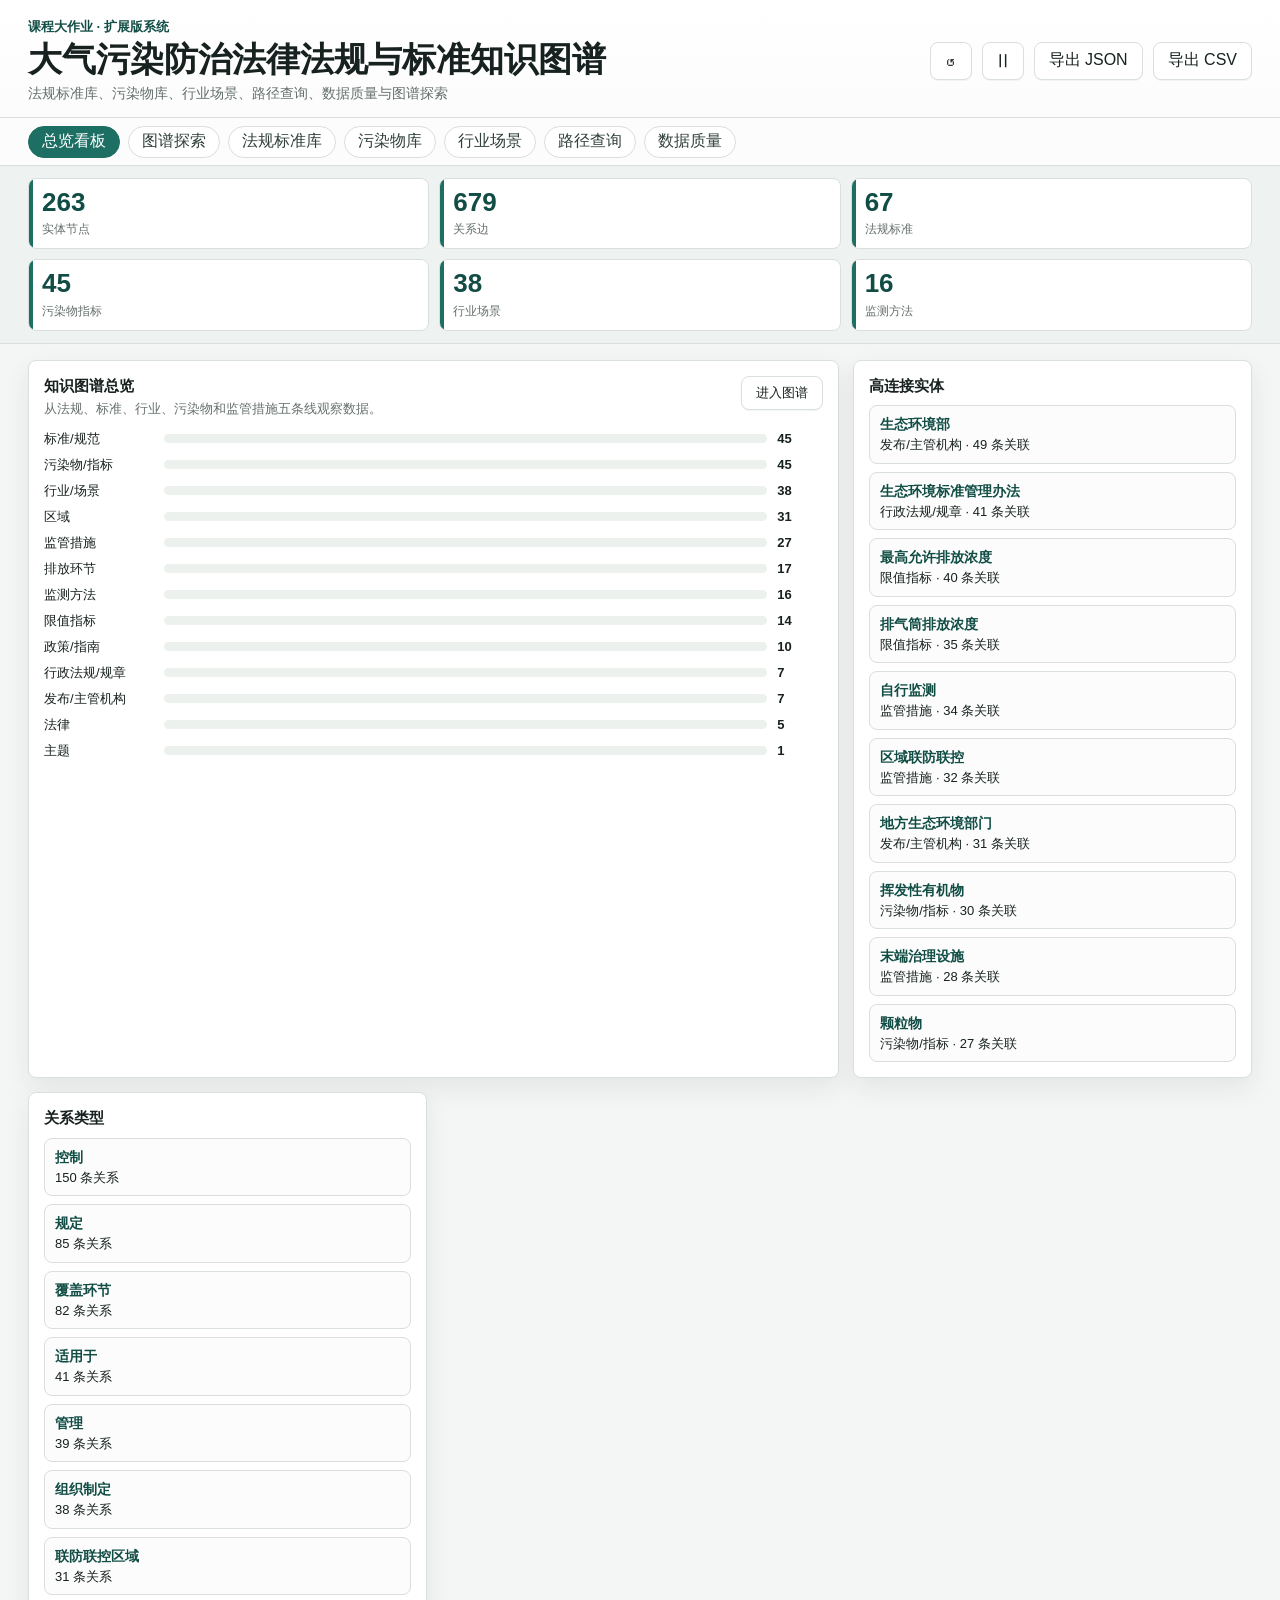
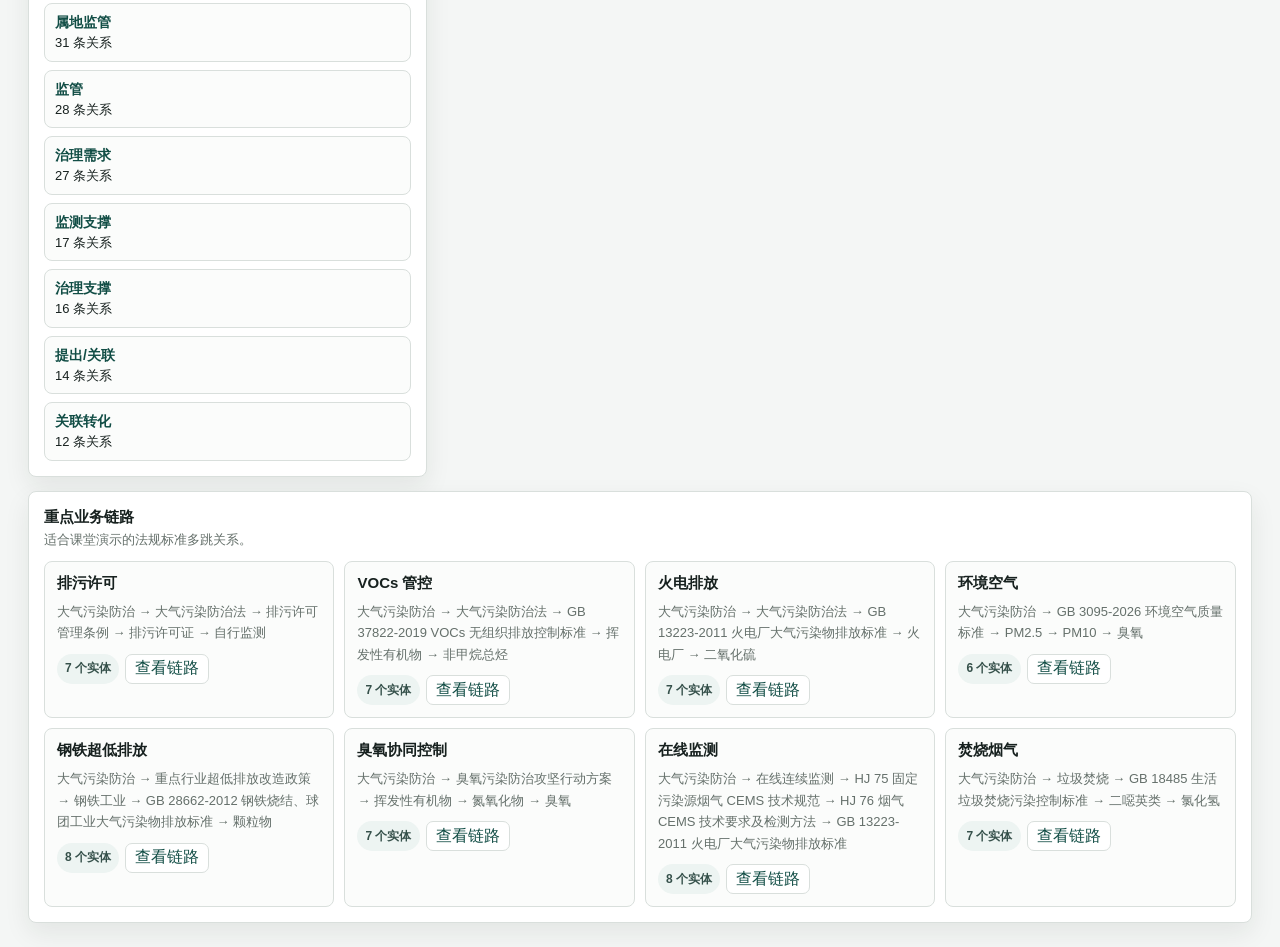
<file: index.html>
<!doctype html>
<html lang="zh-CN">
<head>
  <meta charset="utf-8">
  <meta name="viewport" content="width=device-width, initial-scale=1">
  <title>大气污染防治法规与标准知识图谱系统</title>
  <link rel="stylesheet" href="assets/styles.css">
</head>
<body>
  <div class="app-shell">
    <header class="topbar">
      <div class="brand">
        <p class="eyebrow">课程大作业 · 扩展版系统</p>
        <h1>大气污染防治法律法规与标准知识图谱</h1>
        <p class="subtitle">法规标准库、污染物库、行业场景、路径查询、数据质量与图谱探索</p>
      </div>
      <div class="top-actions">
        <button class="icon-button" id="fitGraph" title="重置图谱视图" aria-label="重置图谱视图"><span class="icon">↺</span></button>
        <button class="icon-button" id="togglePhysics" title="暂停或恢复布局" aria-label="暂停或恢复布局"><span class="icon">Ⅱ</span></button>
        <button class="text-button" id="exportData">导出 JSON</button>
        <button class="text-button" id="exportCsv">导出 CSV</button>
      </div>
    </header>

    <nav class="page-nav" aria-label="系统页面导航">
      <button class="active" data-page="dashboard">总览看板</button>
      <button data-page="graph">图谱探索</button>
      <button data-page="documents">法规标准库</button>
      <button data-page="pollutants">污染物库</button>
      <button data-page="industries">行业场景</button>
      <button data-page="paths">路径查询</button>
      <button data-page="quality">数据质量</button>
    </nav>

    <section class="metrics" aria-label="知识图谱统计">
      <div class="metric"><span id="metricNodes">0</span><small>实体节点</small></div>
      <div class="metric"><span id="metricLinks">0</span><small>关系边</small></div>
      <div class="metric"><span id="metricDocs">0</span><small>法规标准</small></div>
      <div class="metric"><span id="metricPollutants">0</span><small>污染物指标</small></div>
      <div class="metric"><span id="metricIndustries">0</span><small>行业场景</small></div>
      <div class="metric"><span id="metricMethods">0</span><small>监测方法</small></div>
    </section>

    <main class="page-host">
      <section class="page active" id="page-dashboard">
        <div class="dashboard-grid">
          <section class="panel span-2">
            <div class="section-head">
              <div>
                <h2>知识图谱总览</h2>
                <p>从法规、标准、行业、污染物和监管措施五条线观察数据。</p>
              </div>
              <button class="text-button small" data-jump-page="graph">进入图谱</button>
            </div>
            <div id="typeChart" class="bar-list"></div>
          </section>
          <section class="panel">
            <h2>高连接实体</h2>
            <div id="topEntities" class="rank-list"></div>
          </section>
          <section class="panel">
            <h2>关系类型</h2>
            <div id="relationChart" class="relation-list"></div>
          </section>
          <section class="panel span-3">
            <div class="section-head">
              <div>
                <h2>重点业务链路</h2>
                <p>适合课堂演示的法规标准多跳关系。</p>
              </div>
            </div>
            <div id="routeCards" class="route-card-grid"></div>
          </section>
        </div>
      </section>

      <section class="page" id="page-graph">
        <div class="workspace">
          <aside class="side-panel controls-panel" aria-label="筛选面板">
            <label class="search-box">
              <span>检索</span>
              <input id="searchInput" type="search" placeholder="输入法规、标准、污染物、行业或措施">
            </label>

            <div class="panel-block">
              <h2>实体类型</h2>
              <div id="typeFilters" class="check-list"></div>
            </div>

            <div class="panel-block">
              <h2>关系筛选</h2>
              <select id="relationFilter" class="select-input"></select>
            </div>

            <div class="panel-block">
              <h2>邻域深度</h2>
              <div class="segmented" id="depthControl">
                <button data-depth="0" class="active">全图</button>
                <button data-depth="1">1 跳</button>
                <button data-depth="2">2 跳</button>
              </div>
            </div>

            <div class="panel-block">
              <h2>重点链路</h2>
              <div id="routeButtons" class="route-buttons"></div>
            </div>

            <div class="panel-block">
              <h2>检索结果</h2>
              <div id="searchResults" class="mini-list"></div>
            </div>

            <div class="panel-block">
              <h2>图例</h2>
              <div id="legend" class="legend"></div>
            </div>
          </aside>

          <section class="graph-panel" aria-label="知识图谱画布">
            <div class="graph-toolbar">
              <div id="statusText">全部实体</div>
              <div class="toolbar-group">
                <label class="scale-hint"><span>标签</span><input id="labelToggle" type="checkbox"></label>
                <label class="scale-hint"><span>缩放</span><input id="zoomRange" type="range" min="45" max="180" value="100"></label>
              </div>
            </div>
            <svg id="graphSvg" role="img" aria-label="大气污染防治知识图谱"></svg>
          </section>

          <aside class="side-panel detail-panel" aria-label="实体详情">
            <div id="detailContent" class="detail-content">
              <p class="empty-title">未选中实体</p>
              <p class="empty-copy">从左侧检索或在图中选择节点。</p>
            </div>
          </aside>
        </div>
      </section>

      <section class="page" id="page-documents">
        <div class="page-layout">
          <section class="panel">
            <h2>法规标准检索</h2>
            <label class="search-box compact"><span>关键词</span><input id="docSearch" type="search" placeholder="标准编号、法规名称、污染物或行业"></label>
            <label class="search-box compact"><span>文件类型</span><select id="docTypeFilter" class="select-input"></select></label>
            <label class="search-box compact"><span>年份</span><select id="docYearFilter" class="select-input"></select></label>
          </section>
          <section class="panel span-2">
            <div class="section-head">
              <div><h2>法规标准库</h2><p id="docCountText">0 条记录</p></div>
            </div>
            <div class="table-wrap">
              <table class="data-table">
                <thead><tr><th>名称</th><th>类型</th><th>编号/年份</th><th>发布方</th><th>关联概况</th><th>操作</th></tr></thead>
                <tbody id="documentsTable"></tbody>
              </table>
            </div>
          </section>
        </div>
      </section>

      <section class="page" id="page-pollutants">
        <div class="page-layout">
          <section class="panel">
            <h2>污染物筛选</h2>
            <label class="search-box compact"><span>关键词</span><input id="pollutantSearch" type="search" placeholder="PM2.5、VOCs、二氧化硫"></label>
            <div id="pollutantStats" class="stat-list"></div>
          </section>
          <section class="panel span-2">
            <div class="section-head">
              <div><h2>污染物知识库</h2><p>查看污染物关联的标准、行业和措施。</p></div>
            </div>
            <div id="pollutantCards" class="card-grid"></div>
          </section>
        </div>
      </section>

      <section class="page" id="page-industries">
        <div class="page-layout">
          <section class="panel">
            <h2>行业筛选</h2>
            <label class="search-box compact"><span>关键词</span><input id="industrySearch" type="search" placeholder="钢铁、水泥、制药、印刷"></label>
            <div id="industryStats" class="stat-list"></div>
          </section>
          <section class="panel span-2">
            <div class="section-head">
              <div><h2>行业场景库</h2><p>按行业查看适用标准、污染物和治理措施。</p></div>
            </div>
            <div id="industryCards" class="card-grid"></div>
          </section>
        </div>
      </section>

      <section class="page" id="page-paths">
        <div class="page-layout">
          <section class="panel">
            <h2>路径查询</h2>
            <label class="search-box compact"><span>起点实体</span><select id="pathStart" class="select-input"></select></label>
            <label class="search-box compact"><span>终点实体</span><select id="pathEnd" class="select-input"></select></label>
            <button class="text-button full" id="runPathQuery">查询最短路径</button>
            <button class="text-button full ghost" id="showPathInGraph">在图谱中查看</button>
          </section>
          <section class="panel span-2">
            <div class="section-head">
              <div><h2>路径结果</h2><p>用于展示法规标准与业务对象之间的多跳联系。</p></div>
            </div>
            <div id="pathResult" class="path-result"></div>
          </section>
        </div>
      </section>

      <section class="page" id="page-quality">
        <div class="dashboard-grid">
          <section class="panel span-2">
            <h2>来源覆盖</h2>
            <div id="sourceQuality" class="quality-grid"></div>
          </section>
          <section class="panel">
            <h2>年份分布</h2>
            <div id="yearChart" class="bar-list"></div>
          </section>
          <section class="panel span-3">
            <h2>数据维护清单</h2>
            <div id="maintenanceList" class="table-wrap"></div>
          </section>
        </div>
      </section>

    </main>
  </div>

  <script src="assets/graph-data.js"></script>
  <script src="assets/expanded-data.js"></script>
  <script src="assets/app-v2.js"></script>
</body>
</html>
</file>
<file: assets/styles.css>
:root {
  --bg: #f5f7f4;
  --surface: #ffffff;
  --surface-2: #eef3f1;
  --ink: #17211f;
  --muted: #65706b;
  --line: #d9dfdc;
  --accent: #1d6f63;
  --accent-dark: #114d45;
  --accent-soft: #e8f4f1;
  --blue: #2b7bbb;
  --amber: #c69026;
  --focus: #2c7be5;
  --shadow: 0 10px 26px rgba(22, 32, 29, 0.08);
  --shadow-soft: 0 4px 14px rgba(22, 32, 29, 0.06);
}

* {
  box-sizing: border-box;
}

html,
body {
  min-height: 100%;
}

body {
  margin: 0;
  background: #f4f6f5;
  color: var(--ink);
  font-family: "Microsoft YaHei", "PingFang SC", "Segoe UI", Arial, sans-serif;
  letter-spacing: 0;
}

button,
input,
select {
  font: inherit;
}

button {
  cursor: pointer;
}

.app-shell {
  min-height: 100vh;
  display: grid;
  grid-template-rows: auto auto auto 1fr;
}

.topbar {
  min-height: 94px;
  padding: 18px 28px 14px;
  display: flex;
  align-items: center;
  justify-content: space-between;
  gap: 20px;
  border-bottom: 1px solid var(--line);
  background: linear-gradient(180deg, #ffffff 0%, #fbfcfb 100%);
}

.brand {
  min-width: 0;
}

.eyebrow {
  margin: 0 0 4px;
  color: var(--accent-dark);
  font-size: 13px;
  font-weight: 800;
}

h1 {
  margin: 0;
  font-size: clamp(24px, 3vw, 34px);
  line-height: 1.15;
}

.subtitle {
  margin: 6px 0 0;
  color: var(--muted);
  font-size: 14px;
}

.top-actions {
  display: flex;
  align-items: center;
  gap: 10px;
  flex: 0 0 auto;
  flex-wrap: wrap;
  justify-content: flex-end;
}

.icon-button,
.text-button {
  min-height: 38px;
  border: 1px solid var(--line);
  background: #fff;
  color: var(--ink);
  border-radius: 8px;
  transition: 0.16s ease;
  box-shadow: 0 1px 0 rgba(22, 32, 29, 0.04);
}

.icon-button {
  width: 42px;
  display: grid;
  place-items: center;
}

.icon-button .icon {
  font-size: 18px;
  line-height: 1;
}

.text-button {
  padding: 0 14px;
}

.text-button.small {
  min-height: 34px;
  font-size: 13px;
}

.text-button.full {
  width: 100%;
  margin-top: 10px;
}

.text-button.ghost {
  background: #f7faf8;
}

.icon-button:hover,
.text-button:hover,
.route-buttons button:hover,
.page-nav button:hover,
.segmented button:hover {
  border-color: var(--accent);
  color: var(--accent-dark);
  background: #f4fbf9;
}

.page-nav {
  min-height: 48px;
  display: flex;
  gap: 8px;
  align-items: center;
  padding: 7px 28px;
  overflow-x: auto;
  background: rgba(251, 252, 251, 0.96);
  border-bottom: 1px solid var(--line);
}

.page-nav button {
  min-height: 32px;
  border: 1px solid var(--line);
  border-radius: 999px;
  padding: 0 13px;
  background: #fff;
  color: #31403b;
  white-space: nowrap;
}

.page-nav button.active {
  background: var(--accent);
  border-color: var(--accent);
  color: #fff;
}

.metrics {
  padding: 12px 28px;
  display: grid;
  grid-template-columns: repeat(6, minmax(120px, 1fr));
  gap: 10px;
  background: var(--surface-2);
  border-bottom: 1px solid var(--line);
}

.metric {
  min-height: 64px;
  padding: 10px 13px;
  border: 1px solid var(--line);
  border-radius: 8px;
  background: var(--surface);
  position: relative;
  overflow: hidden;
}

.metric::before {
  content: "";
  position: absolute;
  inset: 0 auto 0 0;
  width: 4px;
  background: var(--accent);
}

.metric span {
  display: block;
  font-size: 26px;
  line-height: 1.05;
  font-weight: 850;
  color: var(--accent-dark);
}

.metric small {
  display: block;
  margin-top: 5px;
  color: var(--muted);
  font-size: 12px;
}

.page-host {
  min-height: 0;
}

.page {
  display: none;
  padding: 16px 28px 24px;
}

.page.active {
  display: block;
}

.dashboard-grid {
  display: grid;
  grid-template-columns: repeat(3, minmax(0, 1fr));
  gap: 14px;
}

.page-layout {
  display: grid;
  grid-template-columns: 300px minmax(0, 1fr) minmax(0, 1fr);
  gap: 14px;
}

.panel {
  min-width: 0;
  padding: 15px;
  border: 1px solid var(--line);
  border-radius: 8px;
  background: var(--surface);
  box-shadow: var(--shadow);
}

.panel:hover {
  box-shadow: 0 14px 32px rgba(22, 32, 29, 0.1);
}

.span-2 {
  grid-column: span 2;
}

.span-3 {
  grid-column: span 3;
}

.section-head {
  display: flex;
  justify-content: space-between;
  align-items: flex-start;
  gap: 14px;
  margin-bottom: 10px;
}

.panel h2,
.panel-block h2 {
  margin: 0 0 10px;
  font-size: 15px;
  line-height: 1.3;
}

.section-head h2 {
  margin-bottom: 4px;
}

.section-head p,
.panel > p {
  margin: 0;
  color: var(--muted);
  font-size: 13px;
  line-height: 1.6;
}

.bar-list,
.relation-list,
.rank-list,
.stat-list,
.quality-grid {
  display: grid;
  gap: 8px;
}

.quality-grid {
  grid-template-columns: repeat(2, minmax(0, 1fr));
}

.bar-row {
  display: grid;
  grid-template-columns: 110px minmax(0, 1fr) 46px;
  align-items: center;
  gap: 10px;
  font-size: 13px;
}

.bar-track {
  height: 9px;
  border-radius: 999px;
  background: #edf1ee;
  overflow: hidden;
}

.bar-fill {
  height: 100%;
  border-radius: inherit;
}

.rank-item,
.relation-item,
.stat-item,
.quality-item,
.mini-item {
  border: 1px solid var(--line);
  border-radius: 8px;
  padding: 8px 10px;
  background: #fbfcfb;
  font-size: 13px;
  line-height: 1.5;
}

.rank-item,
.mini-item,
.route-card,
.entity-card,
.quality-item {
  transition: border-color 0.16s ease, background 0.16s ease, transform 0.16s ease;
}

.rank-item:hover,
.mini-item:hover,
.route-card:hover,
.entity-card:hover {
  border-color: #9ac9be;
  background: #f7fbfa;
  transform: translateY(-1px);
}

.rank-item strong,
.relation-item strong,
.stat-item strong,
.quality-item strong {
  display: block;
  color: var(--accent-dark);
  font-size: 14px;
}

.route-card-grid,
.card-grid {
  display: grid;
  grid-template-columns: repeat(auto-fill, minmax(260px, 1fr));
  gap: 10px;
}

.route-card,
.entity-card {
  border: 1px solid var(--line);
  border-radius: 8px;
  padding: 12px;
  background: #fbfcfb;
}

.route-card h3,
.entity-card h3 {
  margin: 0 0 8px;
  font-size: 15px;
}

.route-card p,
.entity-card p {
  margin: 0 0 10px;
  color: var(--muted);
  font-size: 13px;
  line-height: 1.65;
}

.tag-row {
  display: flex;
  flex-wrap: wrap;
  gap: 6px;
}

.tag {
  display: inline-flex;
  align-items: center;
  min-height: 22px;
  padding: 2px 8px;
  border-radius: 999px;
  background: #edf4f2;
  color: #36514b;
  font-size: 12px;
  font-weight: 700;
}

.workspace {
  height: calc(100vh - 334px);
  min-height: 590px;
  display: grid;
  grid-template-columns: 310px minmax(540px, 1fr) 350px;
  gap: 0;
  border: 1px solid var(--line);
  border-radius: 8px;
  overflow: hidden;
  box-shadow: var(--shadow);
}

.side-panel {
  min-width: 0;
  overflow: auto;
  background: var(--surface);
  border-right: 1px solid var(--line);
}

.detail-panel {
  border-right: 0;
  border-left: 1px solid var(--line);
}

.controls-panel,
.detail-panel {
  padding: 16px;
}

.search-box {
  display: grid;
  gap: 8px;
  color: var(--muted);
  font-size: 13px;
  font-weight: 700;
}

.search-box.compact {
  margin-top: 12px;
}

.search-box input,
.select-input {
  width: 100%;
  min-height: 38px;
  border: 1px solid var(--line);
  border-radius: 8px;
  padding: 0 12px;
  color: var(--ink);
  outline: none;
  background: #fbfcfb;
}

.search-box input:focus,
.select-input:focus {
  border-color: var(--focus);
  box-shadow: 0 0 0 3px rgba(44, 123, 229, 0.12);
}

.panel-block {
  margin-top: 20px;
}

.check-list {
  display: grid;
  gap: 8px;
}

.check-item {
  min-height: 31px;
  display: grid;
  grid-template-columns: 20px 1fr auto;
  align-items: center;
  gap: 8px;
  color: var(--ink);
  font-size: 13px;
}

.check-item input {
  width: 16px;
  height: 16px;
  accent-color: var(--accent);
}

.check-count {
  color: var(--muted);
  font-size: 12px;
}

.segmented {
  display: grid;
  grid-template-columns: repeat(3, 1fr);
  gap: 6px;
}

.segmented button,
.route-buttons button {
  min-height: 34px;
  border: 1px solid var(--line);
  border-radius: 8px;
  background: #fbfcfb;
  color: var(--ink);
  font-size: 13px;
}

.segmented button.active,
.route-buttons button.active {
  background: var(--accent);
  color: #fff;
  border-color: var(--accent);
}

.route-buttons {
  display: grid;
  grid-template-columns: 1fr 1fr;
  gap: 8px;
}

.mini-list {
  display: grid;
  gap: 8px;
  max-height: 230px;
  overflow: auto;
}

.mini-item {
  cursor: pointer;
}

.mini-item:hover {
  border-color: var(--accent);
}

.legend {
  display: grid;
  gap: 9px;
}

.legend-row {
  display: grid;
  grid-template-columns: 14px 1fr;
  align-items: center;
  gap: 8px;
  color: var(--muted);
  font-size: 13px;
}

.legend-dot {
  width: 12px;
  height: 12px;
  border-radius: 50%;
}

.graph-panel {
  min-width: 0;
  position: relative;
  background:
    linear-gradient(rgba(23, 33, 31, 0.035) 1px, transparent 1px),
    linear-gradient(90deg, rgba(23, 33, 31, 0.035) 1px, transparent 1px),
    #fafbf8;
  background-size: 28px 28px;
  overflow: hidden;
}

.graph-toolbar {
  height: 46px;
  padding: 0 14px;
  display: flex;
  align-items: center;
  justify-content: space-between;
  gap: 16px;
  border-bottom: 1px solid var(--line);
  background: rgba(255, 255, 255, 0.94);
  color: var(--muted);
  font-size: 13px;
}

.toolbar-group {
  display: flex;
  align-items: center;
  gap: 14px;
}

.scale-hint {
  display: flex;
  align-items: center;
  gap: 8px;
  white-space: nowrap;
}

.scale-hint input[type="range"] {
  width: 120px;
  accent-color: var(--accent);
}

.scale-hint input[type="checkbox"] {
  width: 16px;
  height: 16px;
  accent-color: var(--accent);
}

#graphSvg {
  width: 100%;
  height: calc(100% - 46px);
  display: block;
  touch-action: none;
}

.link {
  stroke: #9aa6a2;
  stroke-opacity: 0.24;
  stroke-width: 1.2;
}

.link.active {
  stroke-opacity: 0.92;
  stroke-width: 2.8;
}

.link.route {
  stroke: var(--accent);
  stroke-opacity: 0.9;
  stroke-width: 3;
}

.link-label {
  fill: #65706b;
  font-size: 10px;
  pointer-events: none;
  opacity: 0.75;
}

.node circle {
  stroke: #fff;
  stroke-width: 2.1px;
  filter: drop-shadow(0 4px 8px rgba(16, 26, 23, 0.14));
}

.node text {
  pointer-events: none;
  font-size: 11px;
  font-weight: 750;
  paint-order: stroke;
  stroke: rgba(255, 255, 255, 0.9);
  stroke-width: 4px;
  stroke-linejoin: round;
  fill: #17211f;
}

.node.dimmed,
.link.dimmed,
.link-label.dimmed {
  opacity: 0.13;
}

.node.active circle {
  stroke: #111;
  stroke-width: 2.8px;
}

.node.route circle {
  stroke: var(--accent-dark);
  stroke-width: 3px;
}

.detail-content {
  display: grid;
  gap: 14px;
}

.empty-title {
  margin: 0;
  font-size: 18px;
  font-weight: 850;
}

.empty-copy {
  margin: 0;
  color: var(--muted);
  font-size: 13px;
  line-height: 1.7;
}

.detail-title {
  margin: 0;
  font-size: 21px;
  line-height: 1.28;
}

.badge-row {
  display: flex;
  flex-wrap: wrap;
  gap: 8px;
}

.badge {
  min-height: 24px;
  display: inline-flex;
  align-items: center;
  border-radius: 999px;
  padding: 2px 9px;
  color: #fff;
  font-size: 12px;
  font-weight: 800;
}

.summary {
  margin: 0;
  color: #2f3a36;
  font-size: 14px;
  line-height: 1.75;
}

.detail-section {
  border-top: 1px solid var(--line);
  padding-top: 12px;
}

.detail-section h3 {
  margin: 0 0 8px;
  font-size: 13px;
  color: var(--muted);
}

.kv {
  display: grid;
  grid-template-columns: 76px 1fr;
  gap: 8px 10px;
  font-size: 13px;
  line-height: 1.6;
}

.kv span:nth-child(odd) {
  color: var(--muted);
}

.link-list {
  display: grid;
  gap: 8px;
}

.source-link {
  color: var(--focus);
  text-decoration: none;
  overflow-wrap: anywhere;
}

.source-link:hover {
  text-decoration: underline;
}

.table-wrap {
  width: 100%;
  overflow: auto;
}

.data-table {
  width: 100%;
  border-collapse: collapse;
  font-size: 13px;
}

.data-table th,
.data-table td {
  border-bottom: 1px solid var(--line);
  padding: 9px 10px;
  text-align: left;
  vertical-align: top;
}

.data-table th {
  position: sticky;
  top: 0;
  z-index: 2;
  background: #eef4f1;
  color: #31403b;
  font-size: 12px;
}

.data-table tbody tr:nth-child(even) {
  background: #fbfcfb;
}

.data-table tbody tr:hover {
  background: #f2f8f6;
}

.table-action {
  border: 1px solid var(--line);
  background: #fff;
  border-radius: 7px;
  min-height: 30px;
  padding: 0 9px;
  color: var(--accent-dark);
  transition: 0.16s ease;
}

.table-action:hover {
  border-color: var(--accent);
  background: var(--accent-soft);
}

.path-result {
  display: grid;
  gap: 14px;
}

.path-line {
  display: flex;
  flex-wrap: wrap;
  align-items: center;
  gap: 8px;
}

.path-node,
.path-rel {
  border-radius: 999px;
  min-height: 28px;
  display: inline-flex;
  align-items: center;
  padding: 3px 10px;
  font-size: 13px;
}

.path-node {
  color: #fff;
  font-weight: 800;
}

.path-rel {
  background: #eef3f1;
  color: #4f5c57;
}

.path-line {
  padding: 12px;
  border: 1px solid var(--line);
  border-radius: 8px;
  background: #fbfcfb;
}

@media (max-width: 1280px) {
  .metrics {
    grid-template-columns: repeat(3, minmax(120px, 1fr));
  }

  .workspace {
    grid-template-columns: 280px minmax(460px, 1fr) 320px;
  }
}

@media (max-width: 1050px) {
  .topbar {
    align-items: flex-start;
    flex-direction: column;
  }

  .dashboard-grid,
  .page-layout {
    grid-template-columns: 1fr;
  }

  .span-2,
  .span-3 {
    grid-column: auto;
  }

  .workspace {
    height: auto;
    min-height: 0;
    grid-template-columns: 1fr;
  }

  .side-panel,
  .detail-panel {
    border: 0;
    border-bottom: 1px solid var(--line);
  }

  .graph-panel {
    height: 680px;
  }
}

@media (max-width: 620px) {
  .topbar,
  .page-nav,
  .metrics,
  .page {
    padding-left: 16px;
    padding-right: 16px;
  }

  .metrics {
    grid-template-columns: 1fr 1fr;
  }

  .graph-toolbar {
    height: auto;
    min-height: 56px;
    align-items: flex-start;
    flex-direction: column;
    padding: 10px 12px;
  }

  #graphSvg {
    height: calc(100% - 80px);
  }
}
</file>
